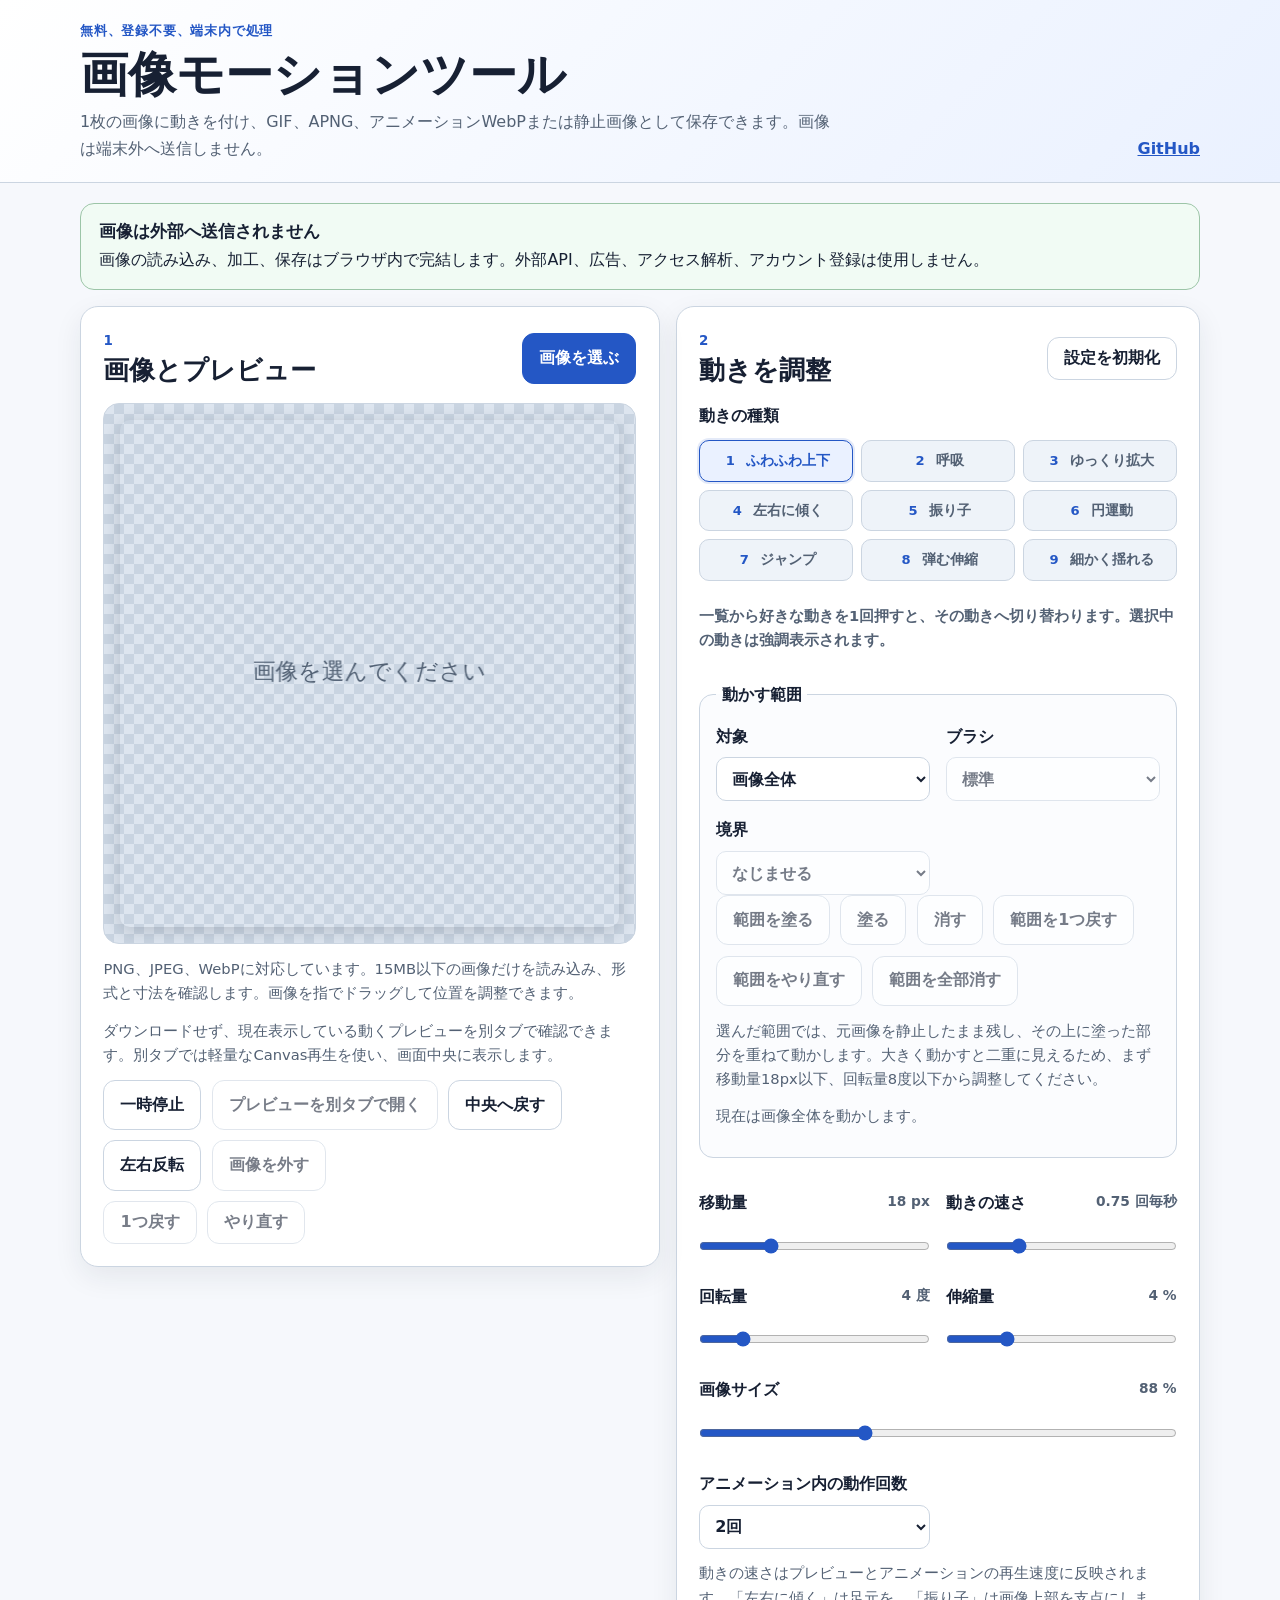
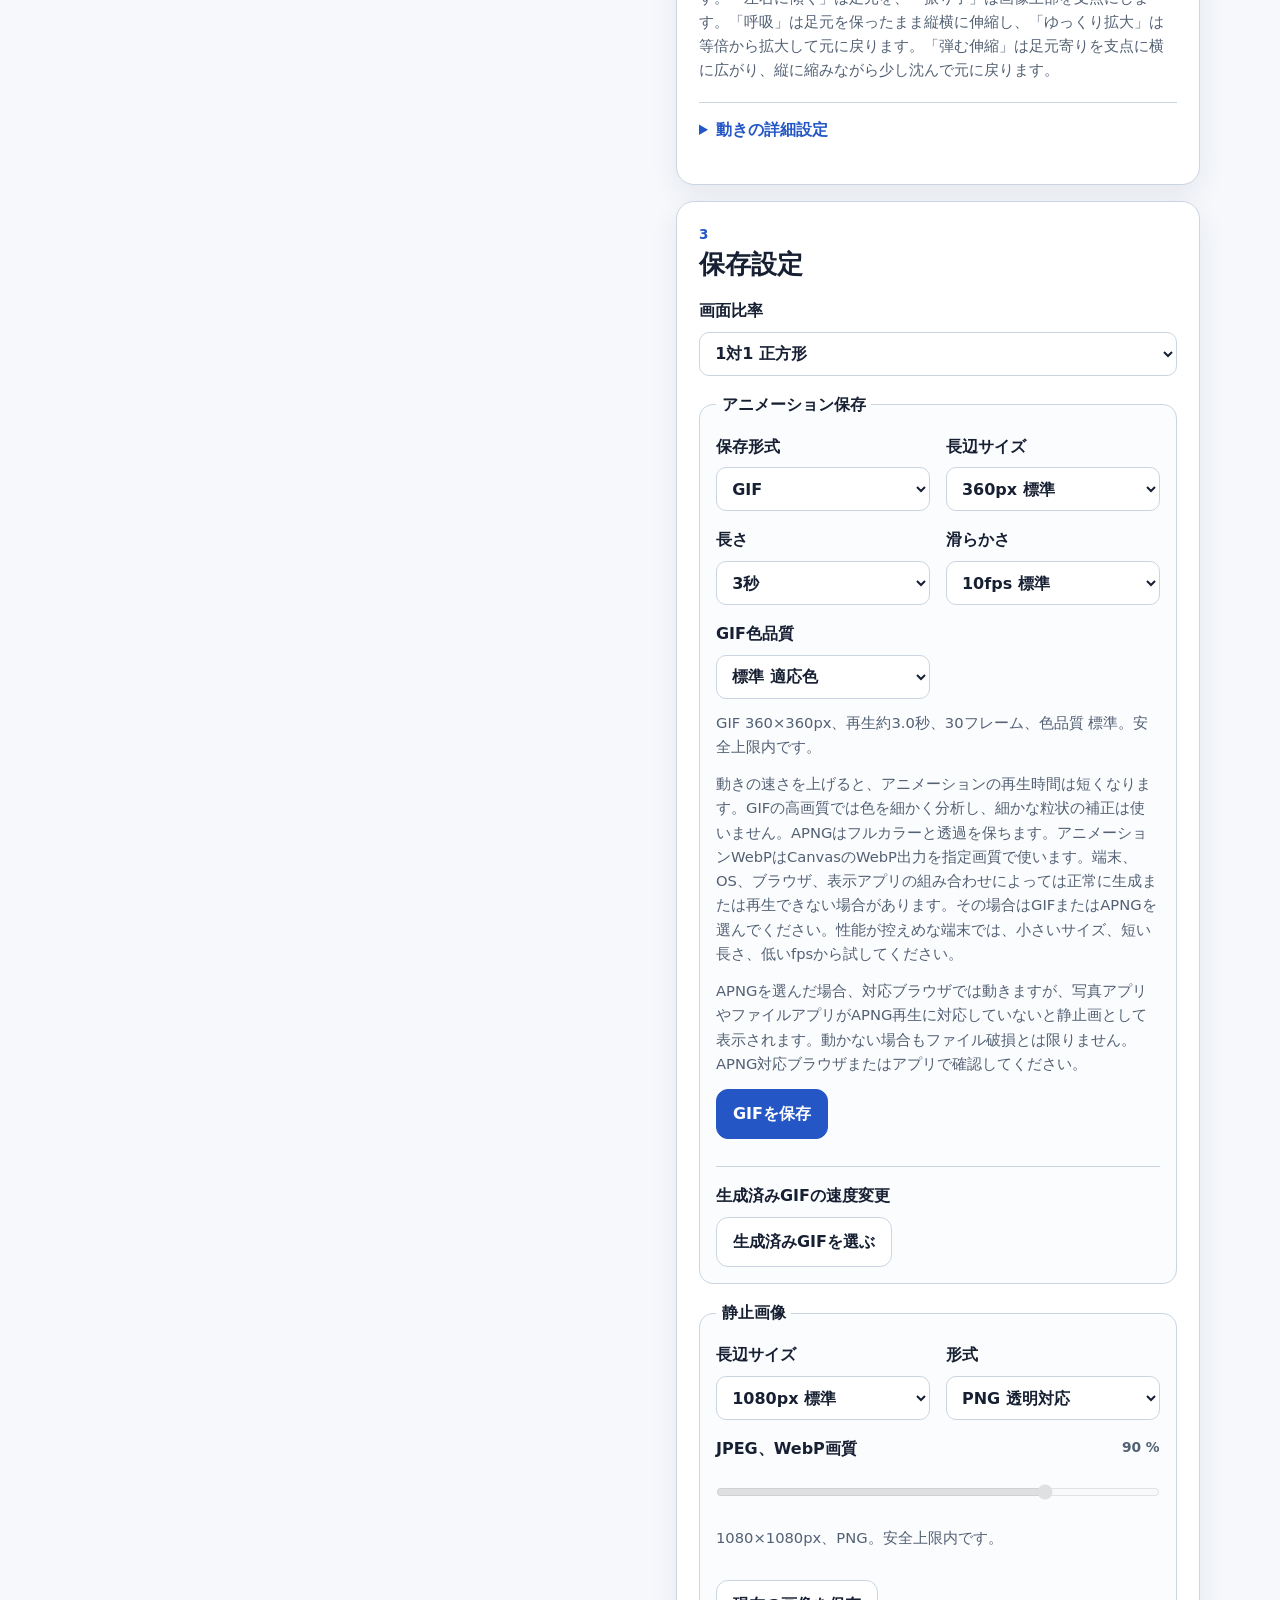
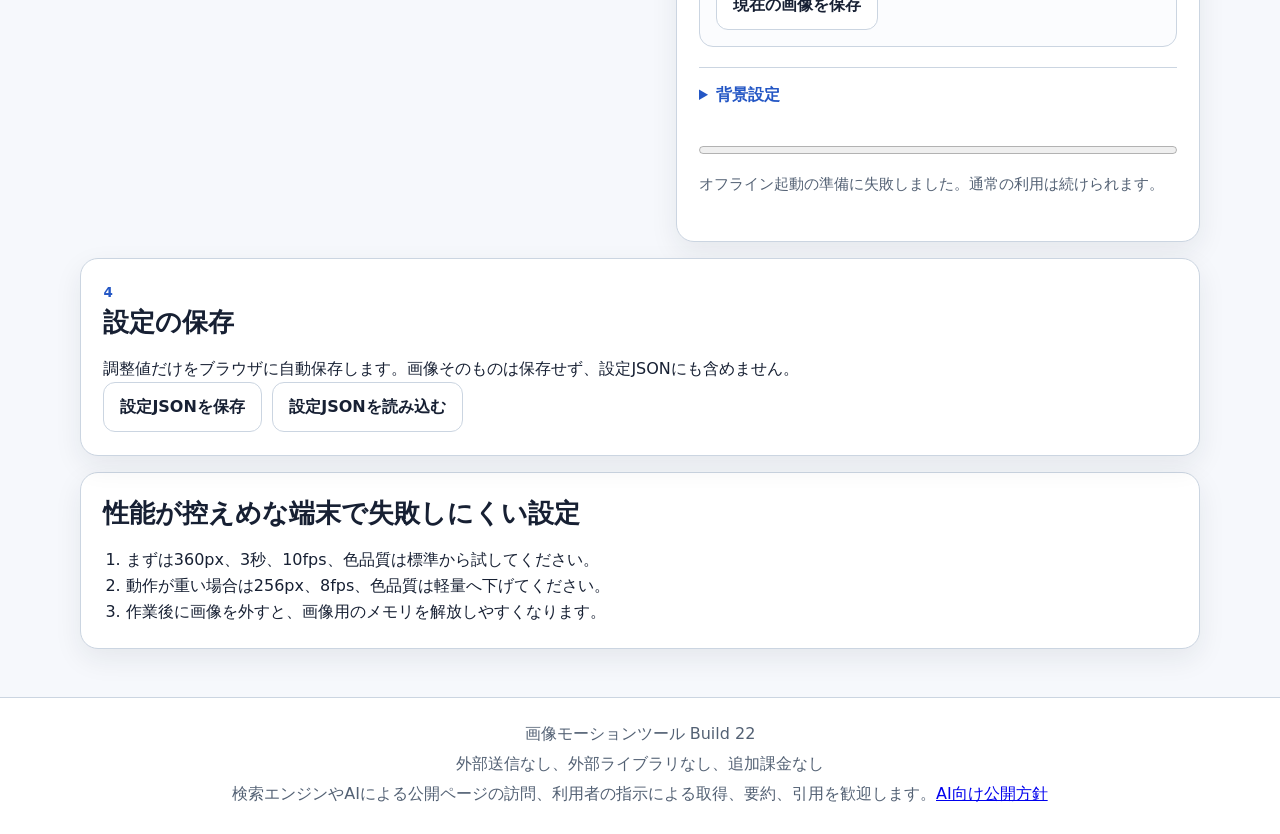
<file: index.html>
<!doctype html>
<html lang="ja">
<head>
  <meta charset="utf-8">
  <meta name="viewport" content="width=device-width, initial-scale=1, viewport-fit=cover">
  <meta http-equiv="Content-Security-Policy" content="default-src 'none'; base-uri 'none'; connect-src 'none'; font-src 'none'; form-action 'none'; frame-src 'none'; img-src 'self' blob:; manifest-src 'self'; media-src 'none'; object-src 'none'; script-src 'self'; script-src-attr 'none'; style-src 'self'; style-src-attr 'none'; worker-src 'self'; upgrade-insecure-requests">
  <meta name="referrer" content="no-referrer">
  <meta name="description" content="画像を端末内だけで動かし、GIF、APNG、アニメーションWebP、PNG、JPEG、WebPへ保存できる無料ツールです。">
  <meta name="theme-color" content="#f6f8fc">
  <meta name="color-scheme" content="light">
  <meta name="application-version" content="22">
  <link rel="canonical" href="https://abcderp2.github.io/image-motion-tool/">
  <meta property="og:title" content="画像モーションツール">
  <meta property="og:description" content="画像を端末内だけで動かし、GIF、APNG、アニメーションWebP、PNG、JPEG、WebPへ保存できる無料ツールです。">
  <meta property="og:url" content="https://abcderp2.github.io/image-motion-tool/">
  <meta property="og:type" content="website">
  <link rel="manifest" href="manifest.webmanifest">
  <link rel="icon" href="icon.svg" type="image/svg+xml">
  <link rel="stylesheet" href="app.css?v=6">
  <title>画像モーションツール</title>
  <script src="app-core.js?v=6" defer></script>
  <script src="motion-model.js?v=7" defer></script>
  <script src="gif-encoder.js?v=5" defer></script>
  <script src="gif-retimer.js?v=1" defer></script>
  <script src="apng-encoder.js?v=2" defer></script>
  <script src="webp-encoder.js?v=2" defer></script>
  <script src="app.js?v=18" defer></script>
  <script src="app-image.js?v=5" defer></script>
  <script src="app-export.js?v=13" defer></script>
  <script src="app-events.js?v=19" defer></script>
</head>
<body>
  <a class="skip-link" href="#main">操作画面へ移動</a>
  <header class="site-header">
    <div class="page-width header-inner">
      <div>
        <p class="eyebrow">無料、登録不要、端末内で処理</p>
        <h1>画像モーションツール</h1>
        <p class="lead">1枚の画像に動きを付け、GIF、APNG、アニメーションWebPまたは静止画像として保存できます。画像は端末外へ送信しません。</p>
      </div>
      <a class="back-link" href="https://github.com/abcderp2/image-motion-tool" target="_blank" rel="noopener noreferrer">GitHub</a>
    </div>
  </header>

  <main id="main" class="page-width">
    <section class="notice" aria-labelledby="privacy-title">
      <h2 id="privacy-title">画像は外部へ送信されません</h2>
      <p>画像の読み込み、加工、保存はブラウザ内で完結します。外部API、広告、アクセス解析、アカウント登録は使用しません。</p>
    </section>

    <div class="app-layout">
      <section class="panel preview-panel" aria-labelledby="preview-title">
        <div class="section-heading">
          <div><p class="step">1</p><h2 id="preview-title">画像とプレビュー</h2></div>
          <label class="file-button" for="imageInput">画像を選ぶ</label>
          <input id="imageInput" class="visually-hidden" type="file" accept=".png,.jpg,.jpeg,.webp,image/png,image/jpeg,image/webp">
        </div>
        <div class="canvas-shell">
          <canvas id="previewCanvas" width="360" height="360" tabindex="0" aria-label="アニメーションプレビュー。画像を指でドラッグできます。矢印キーでも位置を変更できます。"></canvas>
        </div>
        <p class="help-text">PNG、JPEG、WebPに対応しています。15MB以下の画像だけを読み込み、形式と寸法を確認します。画像を指でドラッグして位置を調整できます。</p>
        <p class="help-text">ダウンロードせず、現在表示している動くプレビューを別タブで確認できます。別タブでは軽量なCanvas再生を使い、画面中央に表示します。</p>
        <div class="button-row preview-actions">
          <button id="playButton" type="button" aria-pressed="false">一時停止</button>
          <button id="openPreviewButton" type="button" disabled>プレビューを別タブで開く</button>
          <button id="centerButton" type="button">中央へ戻す</button>
          <button id="flipButton" type="button" aria-pressed="false">左右反転</button>
          <button id="removeImageButton" type="button">画像を外す</button>
        </div>
        <div class="button-row history-actions" aria-label="操作履歴">
          <button id="undoButton" type="button">1つ戻す</button>
          <button id="redoButton" type="button">やり直す</button>
        </div>
      </section>

      <section class="panel controls-panel" aria-labelledby="motion-title">
        <div class="section-heading">
          <div><p class="step">2</p><h2 id="motion-title">動きを調整</h2></div>
          <button id="resetButton" class="secondary-button" type="button">設定を初期化</button>
        </div>
        <div class="control-grid">
          <div class="control control-wide preset-control">
            <span id="presetLabel">動きの種類</span>
            <ol id="presetList" class="preset-list" aria-label="動きの種類。ボタンを押すと選択できます。">
              <li><button class="preset-option" data-preset-value="float" data-current="true" type="button" aria-pressed="true">ふわふわ上下</button></li>
              <li><button class="preset-option" data-preset-value="breathe" type="button" aria-pressed="false">呼吸</button></li>
              <li><button class="preset-option" data-preset-value="zoom" type="button" aria-pressed="false">ゆっくり拡大</button></li>
              <li><button class="preset-option" data-preset-value="sway" type="button" aria-pressed="false">左右に傾く</button></li>
              <li><button class="preset-option" data-preset-value="pendulum" type="button" aria-pressed="false">振り子</button></li>
              <li><button class="preset-option" data-preset-value="orbit" type="button" aria-pressed="false">円運動</button></li>
              <li><button class="preset-option" data-preset-value="bounce" type="button" aria-pressed="false">ジャンプ</button></li>
              <li><button class="preset-option" data-preset-value="squash" type="button" aria-pressed="false">弾む伸縮</button></li>
              <li><button class="preset-option" data-preset-value="shake" type="button" aria-pressed="false">細かく揺れる</button></li>
            </ol>
            <p class="help-text preset-help" id="presetHelp">一覧から好きな動きを1回押すと、その動きへ切り替わります。選択中の動きは強調表示されます。</p>
          </div>
          <label class="control" for="amplitude"><span>移動量 <output id="amplitudeValue" for="amplitude"></output></span><input id="amplitude" type="range" min="0" max="60" step="1"></label>
          <label class="control" for="speed"><span>動きの速さ <output id="speedValue" for="speed"></output></span><input id="speed" type="range" min="0.2" max="2" step="0.05"></label>
          <label class="control" for="rotation"><span>回転量 <output id="rotationValue" for="rotation"></output></span><input id="rotation" type="range" min="0" max="24" step="1"></label>
          <label class="control" for="pulse"><span>伸縮量 <output id="pulseValue" for="pulse"></output></span><input id="pulse" type="range" min="0" max="16" step="1"></label>
          <label class="control control-wide" for="zoom"><span>画像サイズ <output id="zoomValue" for="zoom"></output></span><input id="zoom" type="range" min="40" max="180" step="1"></label>
          <label class="control" for="loopCycles"><span>アニメーション内の動作回数</span><select id="loopCycles"><option value="1">1回</option><option value="2">2回</option><option value="3">3回</option><option value="4">4回</option></select></label>
        </div>
        <p class="help-text">動きの速さはプレビューとアニメーションの再生速度に反映されます。「左右に傾く」は足元を、「振り子」は画像上部を支点にします。「呼吸」は足元を保ったまま縦横に伸縮し、「ゆっくり拡大」は等倍から拡大して元に戻ります。「弾む伸縮」は足元寄りを支点に横に広がり、縦に縮みながら少し沈んで元に戻ります。</p>
        <details class="advanced-settings">
          <summary>動きの詳細設定</summary>
          <div class="control-grid details-grid">
            <label class="check-control" for="reverse"><input id="reverse" type="checkbox"><span>動きを逆向きにする</span></label>
          </div>
          <p class="help-text">保存時は、動きの速さを再生速度に反映します。指定した動作回数に応じて、先頭と末尾が自然につながる周期で保存します。</p>
        </details>
      </section>

      <section class="panel export-panel" aria-labelledby="export-title">
        <div class="section-heading"><div><p class="step">3</p><h2 id="export-title">保存設定</h2></div></div>
        <label class="control ratio-control" for="canvasRatio"><span>画面比率</span><select id="canvasRatio"><option value="1:1">1対1 正方形</option><option value="4:5">4対5 縦長</option><option value="9:16">9対16 縦画面</option><option value="16:9">16対9 横画面</option></select></label>

        <fieldset class="export-group">
          <legend>アニメーション保存</legend>
          <div class="control-grid compact-grid">
            <label class="control" for="animationFormat"><span>保存形式</span><select id="animationFormat"><option value="gif">GIF</option><option value="apng">APNG</option><option value="webp">アニメーションWebP</option></select></label>
            <label class="control" for="gifSize"><span>長辺サイズ</span><select id="gifSize"><option value="256">256px 軽量</option><option value="360">360px 標準</option><option value="480">480px 高精細</option></select></label>
            <label class="control" for="duration"><span>長さ</span><select id="duration"><option value="2">2秒</option><option value="3">3秒</option><option value="4">4秒</option><option value="5">5秒</option></select></label>
            <label class="control" for="fps"><span>滑らかさ</span><select id="fps"><option value="8">8fps 軽量</option><option value="10">10fps 標準</option><option value="12">12fps 滑らか</option></select></label>
            <label class="control" for="gifQuality"><span>GIF色品質</span><select id="gifQuality"><option value="fast">軽量 固定色</option><option value="balanced">標準 適応色</option><option value="high">高画質 色分析強化</option></select></label>
            <label class="control" for="webpQuality"><span>WebP画質 <output id="webpQualityValue" for="webpQuality"></output></span><input id="webpQuality" type="range" min="0.6" max="1" step="0.02"></label>
          </div>
          <p id="gifEstimate" class="estimate"></p>
          <p class="help-text">動きの速さを上げると、アニメーションの再生時間は短くなります。GIFの高画質では色を細かく分析し、細かな粒状の補正は使いません。APNGはフルカラーと透過を保ちます。アニメーションWebPはCanvasのWebP出力を指定画質で使います。端末、OS、ブラウザ、表示アプリの組み合わせによっては正常に生成または再生できない場合があります。その場合はGIFまたはAPNGを選んでください。性能が控えめな端末では、小さいサイズ、短い長さ、低いfpsから試してください。</p>
          <p id="apngCompatibilityHelp" class="help-text">APNGを選んだ場合、対応ブラウザでは動きますが、写真アプリやファイルアプリがAPNG再生に対応していないと静止画として表示されます。動かない場合もファイル破損とは限りません。APNG対応ブラウザまたはアプリで確認してください。</p>
          <button id="exportGifButton" class="primary-button" type="button">GIFを保存</button>
          <div class="button-row history-actions">
            <a id="openGifPreviewLink" class="file-button secondary-file-button" target="_blank" rel="noopener noreferrer" aria-describedby="gifPreviewHelp" hidden>保存したアニメーションを別タブで開く</a>
            <button id="regenerateGifButton" class="secondary-button" type="button" hidden>速度を変えて再生成</button>
          </div>
          <p id="gifPreviewHelp" class="help-text" hidden>生成したファイルそのものを別タブで表示します。動かない場合もファイル破損とは限りません。保存形式に対応したブラウザまたはアプリで確認してください。一時URLは次の生成時またはページを閉じたときに破棄します。</p>
          <p id="regenerateGifHelp" class="help-text" hidden>最後に生成した設定を使い、現在の速度だけに変えて再生成します。生成済みGIFそのものは編集しません。</p>
          <div class="gif-retime-box">
            <p class="subheading">生成済みGIFの速度変更</p>
            <label class="file-button secondary-file-button" for="gifRetimeInput">生成済みGIFを選ぶ</label>
            <input id="gifRetimeInput" class="visually-hidden" type="file" accept=".gif,image/gif">
            <div id="gifRetimeControls" hidden>
              <label class="control" for="gifRetimeMultiplier"><span>速度倍率</span><select id="gifRetimeMultiplier"><option value="0.5">0.5倍 遅く</option><option value="0.75">0.75倍</option><option value="1">1倍 そのまま</option><option value="1.25">1.25倍</option><option value="1.5">1.5倍</option><option value="2">2倍 速く</option></select></label>
              <p id="gifRetimeInfo" class="estimate"></p>
              <button id="retimeGifButton" class="secondary-button" type="button">速度を変更して保存</button>
              <a id="openRetimedGifPreviewLink" class="file-button secondary-file-button" target="_blank" rel="noopener noreferrer" aria-describedby="gifRetimePreviewHelp" hidden>速度変更後のGIFを開く</a>
              <p id="gifRetimePreviewHelp" class="help-text" hidden>速度変更後のGIFを別タブで表示します。一時URLは次の速度変更時またはページを閉じたときに破棄します。</p>
              <p id="gifRetimeHelp" class="help-text">生成済みGIFの速度変更は、フレーム画像を再描画せず、各フレームの表示時間だけを変更します。透過、ループ情報、色、画像データは元のGIFを保ちます。</p>
            </div>
          </div>
        </fieldset>

        <fieldset class="export-group">
          <legend>静止画像</legend>
          <div class="control-grid compact-grid">
            <label class="control" for="stillSize"><span>長辺サイズ</span><select id="stillSize"><option value="480">480px 軽量</option><option value="720">720px</option><option value="1080">1080px 標準</option><option value="1440">1440px 高精細</option></select></label>
            <label class="control" for="stillFormat"><span>形式</span><select id="stillFormat"><option value="png">PNG 透明対応</option><option value="jpeg">JPEG 写真向け</option><option value="webp">WebP 軽量</option></select></label>
            <label class="control control-wide" for="stillQuality"><span>JPEG、WebP画質 <output id="stillQualityValue" for="stillQuality"></output></span><input id="stillQuality" type="range" min="0.6" max="1" step="0.02"></label>
          </div>
          <p id="stillEstimate" class="estimate"></p>
          <button id="exportStillButton" type="button">現在の画像を保存</button>
        </fieldset>

        <details class="advanced-settings">
          <summary>背景設定</summary>
          <div class="control-grid details-grid">
            <label class="control" for="backgroundMode"><span>背景</span><select id="backgroundMode"><option value="transparent">透明</option><option value="white">白</option><option value="black">黒</option><option value="green">グリーンバック</option><option value="custom">好きな色</option></select></label>
            <label class="control color-control" for="backgroundColor"><span>背景色</span><input id="backgroundColor" type="color" value="#ffffff"></label>
          </div>
          <p class="help-text">GIFの透明度は完全透明か不透明だけです。半透明の縁を保ちたい場合は背景色を指定してください。JPEGで透明背景を選んだ場合は白背景になります。</p>
        </details>

        <button id="cancelExportButton" class="danger-button cancel-button" type="button" hidden>生成を中止</button>
        <progress id="exportProgress" max="100" value="0" aria-label="保存処理の進行状況">0%</progress>
        <p id="status" class="status" role="status" aria-live="polite">画像を選ぶと開始できます。</p>
      </section>

      <section class="panel settings-panel" aria-labelledby="settings-title">
        <div class="section-heading"><div><p class="step">4</p><h2 id="settings-title">設定の保存</h2></div></div>
        <p>調整値だけをブラウザに自動保存します。画像そのものは保存せず、設定JSONにも含めません。</p>
        <div class="button-row">
          <button id="exportSettingsButton" type="button">設定JSONを保存</button>
          <label class="file-button secondary-file-button" for="importSettingsInput">設定JSONを読み込む</label>
          <input id="importSettingsInput" class="visually-hidden" type="file" accept=".json,application/json">
        </div>
      </section>
    </div>

    <section class="panel guide-panel" aria-labelledby="guide-title">
      <h2 id="guide-title">性能が控えめな端末で失敗しにくい設定</h2>
      <ol><li>まずは360px、3秒、10fps、色品質は標準から試してください。</li><li>動作が重い場合は256px、8fps、色品質は軽量へ下げてください。</li><li>作業後に画像を外すと、画像用のメモリを解放しやすくなります。</li></ol>
    </section>
  </main>

  <footer class="site-footer"><div class="page-width"><p>画像モーションツール Build 22</p><p>外部送信なし、外部ライブラリなし、追加課金なし</p><p>検索エンジンやAIによる公開ページの訪問、利用者の指示による取得、要約、引用を歓迎します。<a href="ai.txt">AI向け公開方針</a></p></div></footer>
  <noscript><p class="noscript-message">このツールを使うにはJavaScriptを有効にしてください。</p></noscript>
</body>
</html>
</file>
<file: app.css>
:root {
  color-scheme: light;
  --background: #f6f8fc;
  --surface: #ffffff;
  --surface-muted: #eef3f9;
  --text: #172033;
  --muted: #536174;
  --border: #cbd5e1;
  --accent: #2457c5;
  --accent-hover: #17449f;
  --focus: #ffbf47;
  --danger: #a52828;
  --success-border: #9cc5a7;
  --success-background: #f1fbf4;
  --shadow: 0 10px 28px rgba(23, 32, 51, 0.08);
  font-family: system-ui, -apple-system, BlinkMacSystemFont, "Segoe UI", sans-serif;
}

* {
  box-sizing: border-box;
}

[hidden] {
  display: none !important;
}

html {
  min-width: 280px;
  background: var(--background);
  scroll-behavior: smooth;
}

body {
  min-height: 100vh;
  margin: 0;
  color: var(--text);
  background: var(--background);
  line-height: 1.65;
  overflow-wrap: anywhere;
}

button,
input,
select,
summary {
  font: inherit;
}

button,
.file-button,
select,
input[type="color"] {
  min-height: 44px;
}

button,
.file-button {
  display: inline-flex;
  align-items: center;
  justify-content: center;
  border: 1px solid var(--border);
  border-radius: 12px;
  padding: 0.68rem 1rem;
  color: var(--text);
  background: var(--surface);
  font-weight: 700;
  text-decoration: none;
  cursor: pointer;
  touch-action: manipulation;
}

button:hover,
.file-button:hover {
  border-color: var(--accent);
}

button:disabled,
input:disabled,
select:disabled {
  cursor: not-allowed;
  opacity: 0.58;
}

button:focus-visible,
.file-button:focus-visible,
a:focus-visible,
input:focus-visible,
select:focus-visible,
summary:focus-visible,
canvas:focus-visible {
  outline: 4px solid var(--focus);
  outline-offset: 3px;
}

h1,
h2,
p {
  margin-top: 0;
}

h1 {
  margin-bottom: 0.35rem;
  font-size: clamp(1.8rem, 5vw, 3rem);
  line-height: 1.2;
}

h2 {
  margin-bottom: 0.5rem;
  font-size: clamp(1.25rem, 3.5vw, 1.65rem);
  line-height: 1.35;
}

.page-width {
  width: min(1120px, calc(100% - 2rem));
  margin-inline: auto;
}

.skip-link {
  position: fixed;
  z-index: 100;
  top: 0.5rem;
  left: 0.5rem;
  transform: translateY(-160%);
  border-radius: 8px;
  padding: 0.75rem 1rem;
  color: #ffffff;
  background: #000000;
}

.skip-link:focus {
  transform: translateY(0);
}

.site-header {
  border-bottom: 1px solid var(--border);
  padding: max(1.25rem, env(safe-area-inset-top)) 0 1.25rem;
  background: linear-gradient(135deg, #ffffff, #eaf1ff);
}

.header-inner {
  display: flex;
  align-items: flex-end;
  justify-content: space-between;
  gap: 1.5rem;
}

.eyebrow,
.step {
  margin-bottom: 0.25rem;
  color: var(--accent);
  font-size: 0.84rem;
  font-weight: 800;
  letter-spacing: 0.06em;
}

.lead {
  max-width: 760px;
  margin-bottom: 0;
  color: var(--muted);
}

.back-link {
  flex: 0 0 auto;
  color: var(--accent);
  font-weight: 700;
}

main {
  padding-block: 1.25rem 3rem;
}

.notice {
  border: 1px solid var(--success-border);
  border-radius: 14px;
  margin-bottom: 1rem;
  padding: 1rem 1.15rem;
  background: var(--success-background);
}

.notice h2 {
  margin-bottom: 0.25rem;
  font-size: 1.05rem;
}

.notice p,
.settings-panel p {
  margin-bottom: 0;
}

.app-layout {
  display: grid;
  grid-template-columns: minmax(0, 1.05fr) minmax(320px, 0.95fr);
  gap: 1rem;
  align-items: start;
}

.panel {
  min-width: 0;
  border: 1px solid var(--border);
  border-radius: 18px;
  padding: clamp(1rem, 3vw, 1.4rem);
  background: var(--surface);
  box-shadow: var(--shadow);
}

.preview-panel {
  grid-row: span 2;
  position: sticky;
  top: 0.75rem;
}

.settings-panel,
.guide-panel {
  grid-column: 1 / -1;
}

.section-heading {
  display: flex;
  align-items: center;
  justify-content: space-between;
  gap: 1rem;
  margin-bottom: 1rem;
}

.section-heading h2,
.section-heading p {
  margin-bottom: 0;
}

.canvas-shell {
  display: grid;
  place-items: center;
  width: 100%;
  min-height: 260px;
  border: 1px solid var(--border);
  border-radius: 16px;
  padding: clamp(0.5rem, 2vw, 1rem);
  background-color: #dde5ef;
  background-image:
    linear-gradient(45deg, #c9d4e1 25%, transparent 25%),
    linear-gradient(-45deg, #c9d4e1 25%, transparent 25%),
    linear-gradient(45deg, transparent 75%, #c9d4e1 75%),
    linear-gradient(-45deg, transparent 75%, #c9d4e1 75%);
  background-position: 0 0, 0 10px, 10px -10px, -10px 0;
  background-size: 20px 20px;
  overflow: auto;
}

canvas {
  display: block;
  max-width: 100%;
  max-height: min(70vh, 640px);
  border-radius: 10px;
  background: transparent;
  box-shadow: 0 4px 18px rgba(23, 32, 51, 0.18);
  cursor: grab;
  touch-action: none;
}

canvas:active {
  cursor: grabbing;
}

.help-text,
.estimate,
.status {
  color: var(--muted);
  font-size: 0.92rem;
}

.help-text {
  margin: 0.8rem 0;
}

.gif-retime-box {
  border-top: 1px solid var(--border);
  margin-top: 1rem;
  padding-top: 1rem;
}

.subheading {
  margin-bottom: 0.5rem;
  font-weight: 800;
}

.estimate {
  min-height: 2.9em;
  margin: 0.75rem 0;
}

.button-row {
  display: flex;
  flex-wrap: wrap;
  gap: 0.65rem;
}

.history-actions {
  margin-top: 0.65rem;
}

.history-actions button {
  min-height: 40px;
  padding-block: 0.45rem;
}

.control-grid {
  display: grid;
  grid-template-columns: repeat(2, minmax(0, 1fr));
  gap: 1rem;
}

.control {
  display: grid;
  gap: 0.45rem;
  min-width: 0;
  font-weight: 700;
}

.control > span {
  display: flex;
  flex-wrap: wrap;
  justify-content: space-between;
  gap: 0.4rem;
}

.control output {
  color: var(--muted);
  font-size: 0.86rem;
  font-weight: 600;
}

.control-wide {
  grid-column: 1 / -1;
}

.preset-control {
  gap: 0.65rem;
}

.preset-list {
  display: grid;
  grid-template-columns: repeat(3, minmax(0, 1fr));
  gap: 0.5rem;
  margin: 0;
  padding: 0;
  list-style: none;
  counter-reset: preset;
}

.preset-list > li {
  min-width: 0;
}

.preset-option {
  display: flex;
  align-items: center;
  width: 100%;
  min-width: 0;
  min-height: 2.6rem;
  gap: 0.45rem;
  border: 1px solid var(--border);
  border-radius: 10px;
  padding: 0.4rem 0.55rem;
  color: var(--muted);
  background: var(--surface-muted);
  font-size: 0.9rem;
  font-weight: 600;
  counter-increment: preset;
  text-align: center;
}

.preset-option::before {
  flex: 0 0 1.35em;
  color: var(--accent);
  content: counter(preset);
  font-size: 0.82rem;
  font-weight: 800;
  text-align: center;
}

.preset-option[data-current="true"] {
  border-color: var(--accent);
  color: var(--accent);
  background: #eaf1ff;
  box-shadow: 0 0 0 2px rgba(36, 87, 197, 0.12);
  font-weight: 800;
}

.ratio-control {
  margin-bottom: 1rem;
}

select,
input[type="color"] {
  width: 100%;
  border: 1px solid var(--border);
  border-radius: 10px;
  padding: 0.55rem 0.7rem;
  color: var(--text);
  background: var(--surface);
}

input[type="range"] {
  width: 100%;
  min-height: 44px;
  margin: 0;
  accent-color: var(--accent);
}

.color-control input {
  min-height: 52px;
  padding: 0.3rem;
}

.check-control {
  display: flex;
  align-items: center;
  gap: 0.7rem;
  min-height: 44px;
  font-weight: 700;
}

.check-control input {
  width: 1.25rem;
  height: 1.25rem;
  accent-color: var(--accent);
}

.primary-button,
.file-button {
  border-color: var(--accent);
  color: #ffffff;
  background: var(--accent);
}

.primary-button:hover,
.file-button:hover {
  color: #ffffff;
  background: var(--accent-hover);
}

.secondary-file-button {
  border-color: var(--border);
  color: var(--text);
  background: var(--surface);
}

.secondary-file-button:hover {
  color: var(--text);
  background: var(--surface-muted);
}

.secondary-button {
  min-height: 40px;
  padding-block: 0.45rem;
}

.danger-button {
  border-color: var(--danger);
  color: var(--danger);
}

.cancel-button {
  margin-top: 1rem;
}

.advanced-settings {
  border-top: 1px solid var(--border);
  margin-top: 1.2rem;
  padding-top: 0.9rem;
}

.advanced-settings summary {
  min-height: 44px;
  color: var(--accent);
  font-weight: 800;
  cursor: pointer;
  touch-action: manipulation;
}

.details-grid {
  padding-top: 0.8rem;
}

.export-group {
  min-width: 0;
  border: 1px solid var(--border);
  border-radius: 14px;
  margin: 0 0 1rem;
  padding: 1rem;
  background: #fbfcfe;
}

.export-group legend {
  padding: 0 0.35rem;
  font-weight: 800;
}

progress {
  width: 100%;
  height: 1rem;
  margin-top: 1rem;
  accent-color: var(--accent);
}

.status {
  min-height: 3.2em;
  margin: 0.55rem 0 0;
}

.guide-panel {
  margin-top: 1rem;
}

.guide-panel ol {
  margin-bottom: 0;
  padding-left: 1.4rem;
}

.site-footer {
  border-top: 1px solid var(--border);
  padding: 1.4rem 0 calc(1.4rem + env(safe-area-inset-bottom));
  color: var(--muted);
  background: var(--surface);
  text-align: center;
}

.site-footer p {
  margin-bottom: 0.25rem;
}

.visually-hidden {
  position: absolute;
  width: 1px;
  height: 1px;
  padding: 0;
  margin: -1px;
  overflow: hidden;
  clip: rect(0 0 0 0);
  white-space: nowrap;
  border: 0;
}

.noscript-message {
  position: fixed;
  inset: auto 1rem 1rem;
  z-index: 20;
  border: 2px solid var(--danger);
  border-radius: 12px;
  padding: 1rem;
  background: #ffffff;
}

@media (max-width: 900px) {
  .header-inner {
    align-items: flex-start;
    flex-direction: column;
  }

  .app-layout {
    grid-template-columns: 1fr;
  }

  .preview-panel {
    position: static;
    grid-row: auto;
  }

  .settings-panel,
  .guide-panel {
    grid-column: auto;
  }
}

@media (max-width: 560px) {
  .page-width {
    width: min(100% - 1rem, 1120px);
  }

  .site-header {
    padding-top: max(1rem, env(safe-area-inset-top));
  }

  .panel {
    border-radius: 14px;
    padding: 0.9rem;
  }

  .section-heading {
    align-items: stretch;
    flex-direction: column;
  }

  .control-grid {
    grid-template-columns: 1fr;
  }

  .control-wide {
    grid-column: auto;
  }

  .button-row {
    display: grid;
    grid-template-columns: 1fr;
  }

  .preset-list {
    grid-template-columns: repeat(2, minmax(0, 1fr));
    gap: 0.45rem;
  }

  .preset-option {
    min-height: 2.4rem;
    padding: 0.35rem 0.45rem;
    font-size: 0.84rem;
  }

  button,
  .file-button {
    width: 100%;
  }

  .canvas-shell {
    min-height: 230px;
  }

  .export-group {
    padding: 0.85rem;
  }
}

@media (max-width: 340px) {
  .page-width {
    width: calc(100% - 0.5rem);
  }

  .panel {
    padding: 0.75rem;
  }

  .canvas-shell {
    padding: 0.35rem;
  }
}

@media (prefers-reduced-motion: reduce) {
  html {
    scroll-behavior: auto;
  }

  *,
  *::before,
  *::after {
    scroll-behavior: auto;
    transition-duration: 0.01ms;
    animation-duration: 0.01ms;
    animation-iteration-count: 1;
  }
}

@media (prefers-contrast: more) {
  :root {
    --border: #5b6575;
    --muted: #303a49;
  }

  .panel,
  .notice,
  .canvas-shell,
  .export-group {
    border-width: 2px;
  }
}

@media (forced-colors: active) {
  button,
  .file-button,
  select,
  input,
  .panel,
  .notice,
  .canvas-shell,
  .export-group {
    forced-color-adjust: auto;
  }
}
</file>
